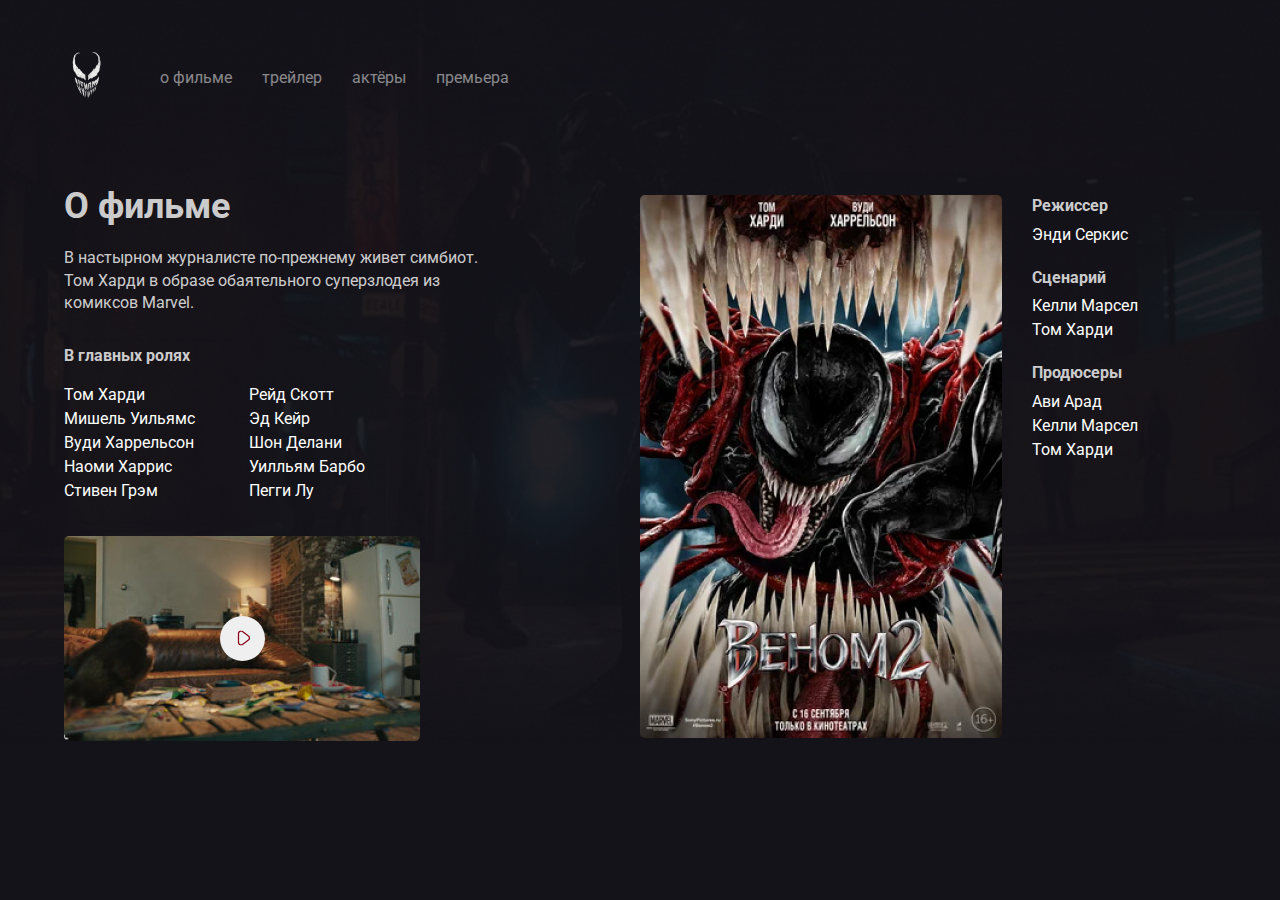
<file: about.html>
<!DOCTYPE html>
<html lang="ru">
  <head>
    <meta charset="UTF-8" />
    <meta http-equiv="X-UA-Compatible" content="IE=edge" />
    <meta name="viewport" content="width=device-width, initial-scale=1.0" />
    <title>О фильме - Venom 2</title>
    <link rel="preconnect" href="https://fonts.gstatic.com" />
    <link
      href="https://fonts.googleapis.com/css2?family=Roboto:wght@400;700&display=swap"
      rel="stylesheet"
    />
    <link rel="stylesheet" href="css/normalize.css" />
    <link rel="stylesheet" href="css/style.css" />
  </head>
  <body class="primary-bg">
    <div class="container">
      <header class="header">
        <a href="/" class="logo-link">
          <img
            width="46"
            height="71"
            src="img/logo.png"
            alt="logo: venom"
            class="logo-image"
          />
        </a>
        <nav class="nav">
          <button class="menu-button">
            <span class="menu-button-text">меню</span>
            <img
              src="img/menu.svg"
              alt="icon: burger menu"
              class="menu-button-icon"
            />
          </button>
          <button class="menu-close">
            <span class="menu-close-text">закрыть</span>
            <img
              src="img/arrow.svg"
              alt="icon: arrow right"
              class="menu-close-icon"
            />
          </button>
          <ul class="nav-menu">
            <li class="nav-menu-item">
              <a href="about.html" class="nav-menu-link">о фильме</a>
            </li>
            <li class="nav-menu-item">
              <a href="trailer.html" class="nav-menu-link">трейлер</a>
            </li>
            <li class="nav-menu-item">
              <a href="actors.html" class="nav-menu-link">актёры</a>
            </li>
            <li class="nav-menu-item">
              <a href="premier.html" class="nav-menu-link">премьера</a>
            </li>
          </ul>
        </nav>
      </header>
      <div class="content">
        <div class="col">
          <h2 class="content-title">О фильме</h2>
          <p class="content-text">
            В настырном журналисте по-прежнему живет симбиот. Том Харди в образе
            обаятельного суперзлодея из комиксов Marvel.
          </p>
          <h3 class="content-subtitle">В главных ролях</h3>
          <ul class="list column-2">
            <li class="list-item">Том Харди</li>
            <li class="list-item">Мишель Уильямс</li>
            <li class="list-item">Вуди Харрельсон</li>
            <li class="list-item">Наоми Харрис</li>
            <li class="list-item">Стивен Грэм</li>
            <li class="list-item">Рейд Скотт</li>
            <li class="list-item">Эд Кейр</li>
            <li class="list-item">Шон Делани</li>
            <li class="list-item">Уилльям Барбо</li>
            <li class="list-item">Пегги Лу</li>
          </ul>
          <div class="trailer">
            <button class="play">
              <img src="img/play.svg" alt="icon: play" class="play-icon" />
            </button>
          </div>
        </div>
        <!-- /.col -->
        <div class="col">
          <div class="poster-wrapper">
            <img
              src="img/poster.jpg"
              alt="photo: poster venom 2"
              class="poster"
            />
            <div class="creators">
              <h3 class="content-subtitle">Режиссер</h3>
              <ul class="list">
                <li class="list-item">Энди Серкис</li>
              </ul>
              <h3 class="content-subtitle">Сценарий</h3>
              <ul class="list">
                <li class="list-item">Келли Марсел</li>
                <li class="list-item">Том Харди</li>
              </ul>
              <h3 class="content-subtitle">Продюсеры</h3>
              <ul class="list">
                <li class="list-item">Ави Арад</li>
                <li class="list-item">Келли Марсел</li>
                <li class="list-item">Том Харди</li>
              </ul>
            </div>
          </div>
        </div>
        <!-- /.col -->
      </div>
      <!-- /.content -->
    </div>
    <!-- /.container -->
    <script src="js/main.js"></script>
  </body>
</html>
</file>
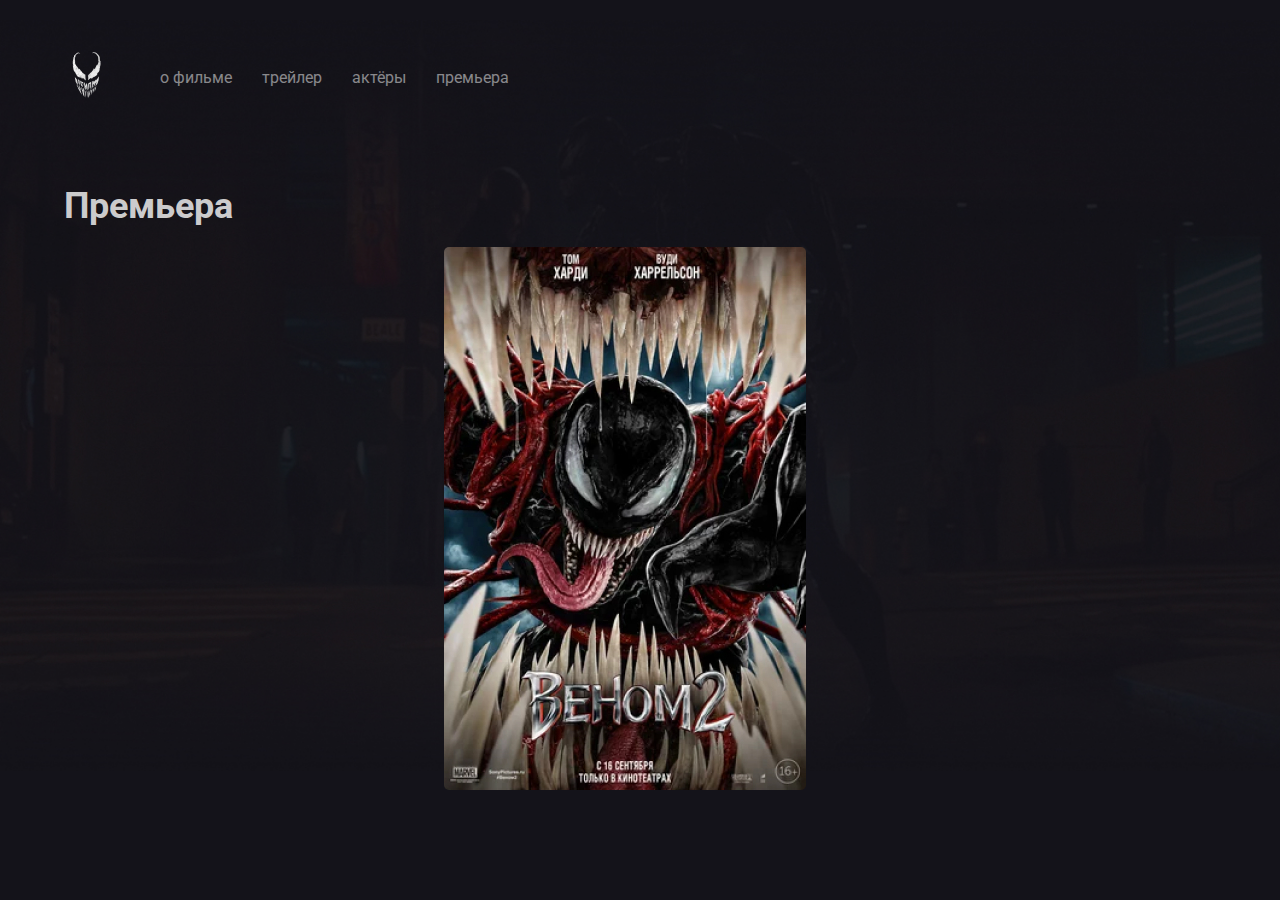
<file: premier.html>
<!DOCTYPE html>
<html lang="ru">
  <head>
    <meta charset="UTF-8" />
    <meta http-equiv="X-UA-Compatible" content="IE=edge" />
    <meta name="viewport" content="width=device-width, initial-scale=1.0" />
    <title>О фильме - Venom 2</title>
    <link rel="preconnect" href="https://fonts.gstatic.com" />
    <link
      href="https://fonts.googleapis.com/css2?family=Roboto:wght@400;700&display=swap"
      rel="stylesheet"
    />
    <link rel="stylesheet" href="css/normalize.css" />
    <link rel="stylesheet" href="css/style.css" />
  </head>
  <body class="primary-bg">
    <div class="container">
      <header class="header">
        <a href="/" class="logo-link">
          <img
            width="46"
            height="71"
            src="img/logo.png"
            alt="logo: venom"
            class="logo-image"
          />
        </a>
        <nav class="nav">
          <button class="menu-button">
            <span class="menu-button-text">меню</span>
            <img
              src="img/menu.svg"
              alt="icon: burger menu"
              class="menu-button-icon"
            />
          </button>
          <button class="menu-close">
            <span class="menu-close-text">закрыть</span>
            <img
              src="img/arrow.svg"
              alt="icon: arrow right"
              class="menu-close-icon"
            />
          </button>
          <ul class="nav-menu">
            <li class="nav-menu-item">
              <a href="about.html" class="nav-menu-link">о фильме</a>
            </li>
            <li class="nav-menu-item">
              <a href="trailer.html" class="nav-menu-link">трейлер</a>
            </li>
            <li class="nav-menu-item">
              <a href="actors.html" class="nav-menu-link">актёры</a>
            </li>
            <li class="nav-menu-item">
              <a href="premier.html" class="nav-menu-link">премьера</a>
            </li>
          </ul>
        </nav>
      </header>
      <div class="content premiere-content">
        <h2 class="content-title">Премьера</h2>
        <div class="poster-wrapper premiere-poster">
          <img
            src="img/poster.jpg"
            alt="photo: poster venom 2"
            class="poster"
          />
        </div>
      </div>
      <!-- /.content -->
    </div>
    <!-- /.container -->
    <script src="js/main.js"></script>
  </body>
</html>
</file>
<file: css/style.css>
body {
  background-color: #14131a;
  color: #fff;
  font-family: "Roboto", sans-serif;
}
img {
  max-width: 100%;
}
.container {
  /* max-width: 1140px; */
  width: 90%;
  margin: auto;
}
.venom {
  position: absolute;
  top: 0;
  right: 0;
  max-width: 728px;
  width: 50%;
}
.header {
  display: flex;
  align-items: center;
  padding-top: 40px;
  margin-bottom: 80px;
}
.logo-link {
  display: inline-block;
  margin-right: 50px;
}
.nav-menu {
  margin: 0;
  padding: 0;
  list-style: none;
  display: flex;
}
.nav-menu-item {
  margin-right: 30px;
}
.nav-menu-link {
  text-decoration: none;
  color: rgba(255, 255, 255, 0.5);
}
.film-date {
  display: block;
  font-size: 24px;
  line-height: 28px;
  margin-bottom: 2%;
  color: rgba(255, 255, 255, 0.8);
}
.film-description {
  max-width: 423px;
  font-size: 16px;
  line-height: 140%;
  color: rgba(255, 255, 255, 0.8);
  margin-top: 3%;
}
.film-logo {
  width: 70%;
}
.button {
  padding: 15px 30px;
  border: none;
  border-radius: 5px;
  text-decoration: none;
  cursor: pointer;
}
.button-text,
.button-icon {
  display: inline-block;
  vertical-align: middle;
}
.button-text {
  font-size: 14px;
  line-height: 16px;
  margin-left: 10px;
}
.button-primary {
  color: #8d0019;
  background-color: #fff;
}
.button-link {
  color: #fff;
}
.button-group {
  margin-top: 5%;
}
.blood {
  background: url("../img/blood.png") no-repeat top right / 70%,
    #14131a url("../img/background.jpg") no-repeat center center / 100%;
}
.primary-bg {
  background: #14131a url("../img/background.jpg") no-repeat center center /
    100%;
}
.content {
  display: flex;
}
.col {
  flex-basis: 50%;
}
.content-title {
  font-weight: bold;
  font-size: 36px;
  line-height: 42px;
  color: rgba(255, 255, 255, 0.8);
  margin-bottom: 20px;
  margin-top: -10px;
}
.content-subtitle {
  font-size: 16px;
  line-height: 140%;
  color: rgba(255, 255, 255, 0.8);
  margin-bottom: 15px;
  margin-top: 0;
}
.content-text {
  font-size: 16px;
  line-height: 140%;
  color: rgba(255, 255, 255, 0.8);
  max-width: 423px;
  margin-bottom: 30px;
}
.content .list {
  list-style-type: none;
  padding: 0;
}
.list-item {
  line-height: 1.5;
}
.column-2 {
  -webkit-column-count: 2;
  -moz-column-count: 2;
  column-count: 2;
  -webkit-column-gap: 20px;
  -moz-column-gap: 20px;
  column-gap: 20px;
  max-width: 350px;
}
.content .trailer {
  width: 356px;
  height: 205px;
  background: url("../img/trailer.jpg") no-repeat center / contain;
  border-radius: 5px;
  display: flex;
  align-items: center;
  justify-content: center;
  margin-top: 33px;
}
.trailer-link {
  width: 100%;
  height: 100%;
  text-align: center;
}
.trailer-link::before {
  display: inline-block;
  height: 100%;
  vertical-align: middle;
  content: "";
}
.trailer .play {
  width: 45px;
  height: 45px;
  border-radius: 50%;
  border: none;
  cursor: pointer;
  display: inline-block;
  vertical-align: middle;
}
.trailer .play-icon {
  transform: translate(1px, 2px);
}
.poster-wrapper {
  display: flex;
  align-items: flex-start;
}
.poster {
  width: 362px;
  border-radius: 5px;
  margin-right: 30px;
}
.poster-wrapper .content-subtitle {
  margin-bottom: 5px;
}
.poster-wrapper .list {
  margin: 0;
  margin-bottom: 20px;
}
.menu-button {
  display: none;
}
.menu-close {
  display: none;
}
.premiere-content,
.trailer-content,
.actors-content {
  flex-direction: column;
}
.content .trailer-center {
  margin: 0 auto;
  height: 400px;
  width: 100%;
}
.premiere-poster,
.actors-col {
  margin: 0 auto;
}
.mb-50 {
  margin-bottom: 50px;
}

@media (max-width: 1024px) {
  .content {
    flex-direction: column;
    padding-bottom: 5%;
  }
  .col {
    margin-bottom: 5%;
  }
  .header {
    margin-bottom: 4%;
  }
  .film {
    margin-top: 20%;
  }
}
@media (max-width: 768px) {
  .blood {
    background: #14131a;
  }
  .venom {
    top: 10%;
  }
}
@media (max-width: 576px) {
  .venom {
    top: 20%;
    width: 30%;
  }
  .nav-menu {
    position: fixed;
    left: 0;
    top: 0;
    width: 100%;
    height: 100%;
    background-color: #fff;
    z-index: 9;
    display: flex;
    justify-content: center;
    align-items: center;
    flex-direction: column;
    transform: translateX(100%);
    transition: transform 0.2s;
  }
  .nav-menu-item {
    margin-bottom: 2%;
    margin-top: 2%;
    margin-right: 0;
  }
  .menu-close {
    position: fixed;
    opacity: 0;
    right: 25px;
    top: 65px;
    display: flex;
    align-items: center;
    z-index: 10;
    border: none;
    background-color: #fff;
    cursor: pointer;
    transform: translateX(300%);
    transition: transform 0.4s;
  }
  .is-active {
    transform: translateX(0);
    opacity: 1;
  }
  .menu-close-text {
    margin-right: 10px;
  }
  .nav-menu-link {
    color: #14131a;
  }
  .nav {
    margin-left: auto;
  }
  .menu-button {
    display: flex;
    align-items: center;
    justify-content: center;
    padding: 10px;
    border: none;
    background-color: #14131a;
    cursor: pointer;
    color: #fff;
  }
  .menu-button-text {
    margin-right: 10px;
  }
  .button-group {
    display: flex;
    align-items: center;
    justify-content: center;
    flex-direction: column;
  }
  .film-text {
    text-align: center;
  }
  .poster-wrapper {
    flex-direction: column;
  }
  .poster {
    margin-bottom: 4%;
    margin-right: 0;
    width: 100%;
    max-width: 350px;
  }
  .content .trailer {
    max-width: 350px;
    width: 100%;
  }
  .column-2 {
    column-count: 1;
  }
}
</file>
